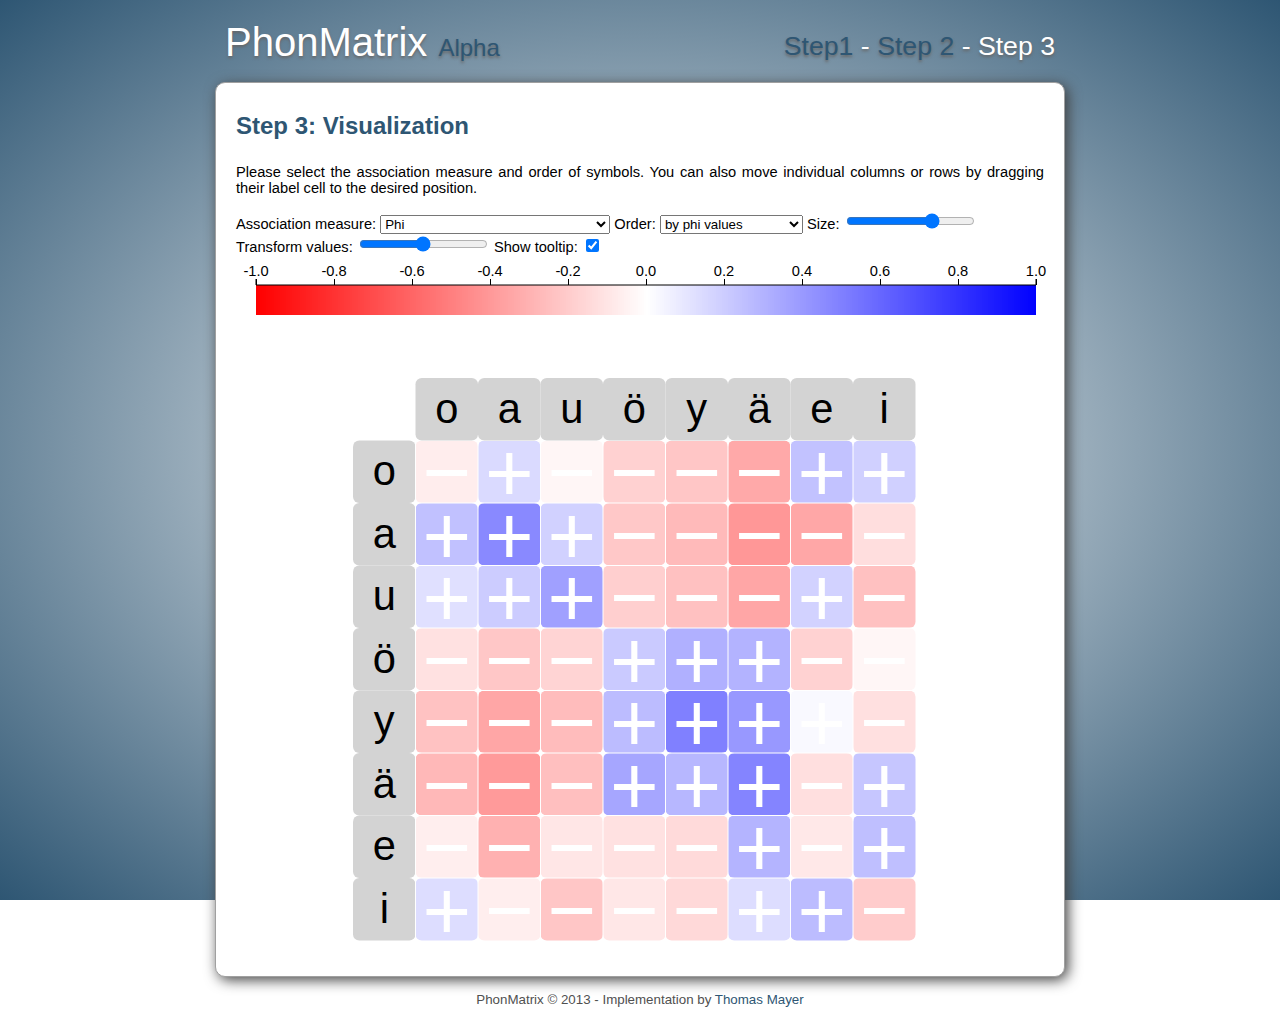
<file: index.html>
<!DOCTYPE html>
<html>
<head>
    <title>PhonMatrix</title>
    <meta http-equiv="content-type" content="text/html; charset=UTF-8">
    <script type="text/javascript" src="static/d3.v2.min.js"></script>

    <link rel="stylesheet" type="text/css" media="all" href="static/style.css" />
       <style>
       #tooltip {
		    position: absolute;
		    height: auto;
		    padding: 10px;
		    background-color: white;
		    -webkit-border-radius: 6px;
		    -moz-border-radius: 6px;
		    border-radius: 6px;
		    -webkit-box-shadow: 4px 4px 4px rgba(0, 0, 0, 0.4);
		    -moz-box-shadow: 4px 4px 4px rgba(0, 0, 0, 0.4);
		    box-shadow: 4px 4px 4px rgba(0, 0, 0, 0.4);
		    pointer-events: none;
		       z-index: 9;
		       opacity: 0.75;
	   }
	   
   		#tooltip.hidden {
   	    	display: none;
   		}
		
		#tooltip p {
		    margin: 0;
		    font-family: sans-serif;
		    font-size: 14px;
	        font-weight: bold;
		    //line-height: 20px;
		}
	   
	   .label{
		   font-family: Helvetica, Verdana, Arial, sans-serif;
	   }
	   .label.active{
		   fill: white;
	   }
       
       .labelBackground {
           fill: lightgray;
       }
       
	   .labelBackground.active {
		   fill:gray;
	   }
       
       line {
         stroke: #fff;
       }
       
       .background {
           fill: none;
       }
       #legend {
           position: relative;
           left: 0px;
           top: 10px;
           text-align: center;
       }
	   #vis {
	       position: relative;
           margin-top: 50px;
	   }
       path.domain {
           fill:none ;
         stroke: #000;
         stroke-width: 1px;
         height: 2px;
       }
       .axis line {
           fill: none;
           stroke: black;
           shape-rendering: crispEdges;
       }
       #toolvalue {
           position: relative;
           top: -5px;
           height: 10px;
           width: 40px;
           text-align: center
       }
       #toolvalue.hidden {
           visibility: hidden;;
       }
	   </style>
</head>
<body>
    
    <div id="container">
    
        <div id="header">
            <span id="logo">PhonMatrix <span id="beta">alpha</span></span>
            <div id="steps"><a href="/">Step1</a> - <a href="/step2">Step 2</a> - Step 3</div>
        </div>
	
    <div id="contents">
        
        <div id="description">
            <h3>Step 3: Visualization</h3>
            <p>Please select the association measure and order of symbols. You can also move individual columns or rows by dragging their label cell to the desired position.</p>
            
        </div>
        
    
    	<!-- control panel -->
    	<div id="control">
    		<label>Association measure: </label><select id="measure">
    		  <option value="phi">Phi</option>
    		  <option value="prob">Probability</option>
    		  <option value="pmi">Pointwise Mutual Information (PMI)</option>
    		</select>
    		Order: <select id="order">
    		  <option value="phi">by phi values</option>
    		  <option value="prob">by probability values</option>
    		  <option value="pmi">by PMI values</option>
    		  <option value="name">alphabetically</option>
    		  <option value="curr">manually</option>
    		</select>
            <label>Size: </label>
    		<input type="range" min="50" max="700" id='slider'>
            <br />
            <label>Transform values: </label>
    		<input type="range" min="50" max="700" id='valslider'>
            <label>Show tooltip: </label>
    		<input type="checkbox" id='toolcheck' name='toolcheck' checked="true">
    	</div>
	
    	<!-- Here is the visualization -->
        <div id="legend"></div>
        <div id="toolvalue" class="hidden">
        	⬆<br>
                <span id="tvalue">100</span>
            
        </div>
    	<div id="vis"></div>
    

	
    	<!-- Tooltip div -->
        <div id="tooltip" class="hidden">
    	<p><span id="value">100</span></p>
        </div>
    
    </div>

    <div id="footer">
        PhonMatrix &copy; 2013 - Implementation by <a href="http://th-mayer.de">Thomas Mayer</a>
    </div>

</div>
	
	
	<script>
    
    var data;
	var w = 500;
	var h = w;
    var x;
    var y;
	var margin = {top: w/10, right: w/40, bottom: w/40, left: w/10 + 100};
	var measure = "phi";
    var orders;
    var matrix;
    var pmi_values = new Array();
    var color = d3.scale.linear().domain([-1,0,1]).range(["red","white","blue"]);
    var default_value = 'phi';
    var order_value = 'phi';
    var n; 
    var stepsNr = 390; // for the legend
    var steps; // for the legend color scale
	var toolc = true; // show tooltip
    
	d3.select("#slider").attr("value",w)
					

		//############### LOAD DATA ####################
        
		d3.json("static/finnish.json",function(data){
			

            
            data.associations.forEach(function(ass){
                pmi_values.push(ass.pmi);
            })            
            if(measure == 'pmi'){
                color.domain([d3.min(pmi_values),0,d3.max(pmi_values)])
            }
            //console.log(pmi_values)
	
			symbols = data.symbols;
			n = symbols.length;
            matrix = [];
		
			symbols.forEach(function(symbol,i){
				symbol.index = i;
				matrix[i] = d3.range(n).map(
                    function(j){return{x: j, y: i, phi: 0, prob: 0, pmi: 0}; });
			});
            
		
			// prob
				data.associations.forEach(function(association){
					matrix[association.first][association.second].prob = association.prob;
					matrix[association.first][association.second].phi = association.phi;
					matrix[association.first][association.second].pmi = association.pmi;
				});
			
			
	
			orders = {
				name: d3.range(n).sort(function(a,b){ 
					return d3.ascending(symbols[a].name, symbols[b].name);
				}),
				phi: d3.range(n).sort(function(a,b){
					return symbols[a].phiOrder - symbols[b].phiOrder;
				}),
				prob: d3.range(n).sort(function(a,b){
					return symbols[a].probOrder - symbols[b].probOrder;
				}),
				pmi: d3.range(n).sort(function(a,b){
					return symbols[a].pmiOrder - symbols[b].pmiOrder;
				}),
                curr: d3.range(n).sort(function(a,b){
                    return d3.ascending(symbols[b].name, symbols[a].name);
                })
			};
            
            init();
            
        });
        
        //############### END: LOAD DATA ####################
        
        //############### FUNCTION INIT ####################
        
    	function init(){

            margin = {top: w/n, right: w/40, bottom: w/40, left: w/n };

            x = d3.scale.ordinal().rangeBands([0,w]);
            y = d3.scale.ordinal().rangeBands([0,w]);
            x.domain(orders[order_value]);
            
            default_value = order_value;

            if(measure == "pmi"){
                color.domain([d3.min(pmi_values),0,d3.max(pmi_values)])
                    .range(["red","white","blue"]);
            
            }
            else if(measure == "prob"){
    			color.domain([0,0.1,0.2,0.3,0.4,0.5,0.6,0.7,0.8,0.9,1])
            		.range(["#fffff6","#f9fee4","#e5fece","#c4feb9","#a7fdb1","#92fec5",
                    "#7dfde6","#69eafc","#52b0fd","#3768f9","#3833fb"]);
            }
            else{
                color.domain([-1,0,1]).range(["red","white","blue"]);
            }
		
		
    		var canvas = d3.select("#vis")
    						.append("svg")
    						.attr("width",w + margin.left + margin.right)
    						.attr("height",w + margin.top + margin.bottom)
    						.append("g")
    						.attr("transform","translate(" + margin.left + "," + margin.top + ")");
		
			
	
			canvas.append("rect")
				.attr("class","background")
				.attr("width",w)
				.attr("height",h)
				.attr("fill","none")
				;
                
            //############### PLOT ROWS ####################
			
			var row = canvas.selectAll(".row")
				.data(matrix)
				.enter().append("g")
				.attr("class","row")
				.attr("transform",function(d,i){ return "translate(0," + x(i) + ")"; })
				.each(row);
                
                row.append("line")
                    .attr("x2", w);
			
			row.append("rect")
			.attr("x",-x.rangeBand())
			.attr("class","labelBackground")
			.attr("width",x.rangeBand())
			.attr("height",x.rangeBand())
			//.attr("fill","lightgray")
		    .attr('rx',x.rangeBand()/10)
		    .attr('ry',x.rangeBand()/10)
			.style("cursor","move")
			;
			
			row.append("text")
			.attr("class","label")
			.attr("x",-x.rangeBand()/2)
			.attr("y",x.rangeBand() / 2)
			.attr("dy",".32em")
			.attr("text-anchor","middle")
			.style("font-size",function(){return x.rangeBand()/2 + "pt";})
			.text(function(d,i){ return symbols[i].name;})
			.attr("pointer-events","none")
			;
            
            //############### END: PLOT ROWS ####################
            
            //############### PLOT COLUMNS ####################
		
			var column = canvas.selectAll(".column")
				.data(matrix)
				.enter().append("g")
				.attr("class","column")
				.attr("transform", function(d,i) { return "translate(" + x(i) + ")rotate(-90)"; })
				;
                
                column.append("line")
                    .attr("x1", -w);
			
			column.append("rect")
				.attr("x",0)
				.attr("class","labelBackground")
				.attr("width",x.rangeBand())
				.attr("height",x.rangeBand())
				//.attr("fill","lightgray")
		    	.attr('rx',x.rangeBand()/10)
		    	.attr('ry',x.rangeBand()/10)
			    .style("cursor","move")
				;
			
			column.append("text")
				.attr("x",x.rangeBand()/2)
				.attr("y",-x.rangeBand()/2)
				.attr("dy",".32em")
				.attr("class","label")
				.style("font-size",function(){return x.rangeBand()/2 + "pt";})
				.attr("text-anchor","middle")
				.attr("transform", function(d,i) { return "translate(0," + 0 + ")rotate(90)";})
				.text(function(d,i){ return symbols[i].name; })
				.attr("pointer-events","none")
				;
                
            //############### END: PLOT COLUMNS ####################
                
            //############### ROW FUNCTION ####################
			
			function row(row){
			
				var cell = d3.select(this).selectAll(".cell")
				//.data(row.filter(function(d){ return d[measure];}))
                .data(row)
				.enter().append("g")
				.attr("class","cell")
				.on("mouseover",mouseover)
				.on("mouseout",mouseout)
				;
			
				cell.append("rect")
				//.attr("class","cell")
				.attr("x",function(d){ return x(d.x);})
				.attr("width", x.rangeBand())
				.attr("height", x.rangeBand())
				.attr("fill",function(d){ return color(d[measure]);})
		    	.attr('rx',x.rangeBand()/10)
		    	.attr('ry',x.rangeBand()/10)
				.style("cursor","pointer")
				;	
			
				cell.append("text")
				.attr("x",function(d){ return x(d.x);})
				//.attr("y",function(d){ return x(d.y);})
				.attr("class","sign")
				.attr("width", x.rangeBand())
				.attr("height", x.rangeBand())
				.attr("text-anchor","middle")
				.attr("dy",x.rangeBand()/2 + 0.47 * x.rangeBand())
				.attr("dx",x.rangeBand()/2)
				.style("font-size",function(){ return 2 * x.rangeBand()/2 + "pt"})
				.attr("fill","white")
				.text(function(d,i){
					if(d.phi < 0){ return "−";}
					else{ return "+";}
				})
				.attr("pointer-events","none")
                ;
			
			}
            
            //############### END: ROW FUNCTION ####################
            
            //############### MOUSEOVER ####################
		
			function mouseover(p){
					//console.log("col: " + p.x);
					//console.log("row: " + p.x,p.y,p.z);
				d3.selectAll(".row .labelBackground").classed("active",function(d,i){ 
					return i == p.y;});
				d3.selectAll(".column .labelBackground").classed("active",function(d,i){ 
					return i == p.x;});
				d3.selectAll(".row .label").classed("active",function(d,i){
					return i == p.y;
				});
				d3.selectAll(".column .label").classed("active",function(d,i){
					return i == p.x;
				});
			

				//var xPosition = parseFloat(d3.select(this).attr("x")) + 80 ;
				//var yPosition = parseFloat(d3.select(this).attr("y")) + 150 ;
		        var xPosition = parseFloat(d3.event.pageX) + 10 ;
				var yPosition = parseFloat(d3.event.pageY) - 40 ;
			
				//Update the tooltip position and value
				d3.select("#tooltip")
					.style("left", xPosition + "px")
					.style("top", yPosition + "px")						
					.select("#value")
					.text( Math.round(p[measure]*1000)/1000);
   
				//Show the tooltip
                if(toolc){
				    d3.select("#tooltip").classed("hidden", false);
                }
                
                var currScale = d3.scale.linear()
                    .domain([-1,1])
                    .range([0,1])
                ;
                if(measure == "prob"){
                    currScale.domain([0,1])
                    .range([0,1]);
                }
                else if(measure == "pmi"){
                    currScale.domain([d3.min(pmi_values),d3.max(pmi_values)])
                    .range([0,1]);
                }
                
                // show value tooltip
                d3.select("#toolvalue")
                    .style('left',(currScale(p[measure]))*stepsNr*2 + "px")
                    .select('#tvalue')
					.text( Math.round(p[measure]*1000)/1000)
                ;
                d3.select('#toolvalue').classed('hidden',false);
			}
            
		
			function mouseout(p){
			
				d3.selectAll(".labelBackground").classed("active",false);
				d3.selectAll(".label").classed("active",false);
				d3.select("#tooltip").classed("hidden", true);
				d3.select("#toolvalue").classed("hidden", true);
			}
            
            //############### END: MOUSEOVER ####################
            
            //############### CHANGE ORDER ####################
						
		    d3.select("#order").on("change", function() {
		      //clearTimeout(timeout);
		      order(this.value,1000,1);
		      //order_value = this.value;

		    });
            //############### END: CHANGE ORDER ####################
            
            
            //############### ORDER ####################
            
		    function order(value,duration,delay) {
              //console.log(order_value, orders[default_value])
              y.domain(orders[default_value])
              //console.log(value,orders[value])
		      x.domain(orders[value]);
		      //console.log("x: " + orders[value]);
              order_value = value

		      var t = canvas.transition().duration(duration);
		      //console.log(t);

		      t.selectAll(".row")
		          .delay(function(d, i) { return delay * x(i) * 4; })
		          .attr("transform", function(d, i) { return "translate(0," + x(i) + ")"; })
		        .selectAll(".cell")
		          .delay(function(d) { return delay * x(d.x) * 4; })
		          //.attr("x", function(d) { return x(d.x); })
                  .attr("transform", function(d, i) { 
                      offset = x(d.x) - y(d.x);
                      //console.log(offset)
                      return "translate(" + offset + ",0)"; })
                  ;

		      t.selectAll(".column")
		          .delay(function(d, i) { return delay * x(i) * 4; })
		          .attr("transform", function(d, i) {  
					  return "translate(" + x(i) + ")rotate(-90)"; 
				  });
		    }
            
            //############### END: ORDER ####################
            
            //############### CHANGE MEASURE ####################
            
            d3.select("#measure").on("change", function() {
              //clearTimeout(timeout);
              measure = this.value;
        	  association_measure(measure);
            });	
            
            //############### END: CHANGE MEASURE ####################
            
            //############### MEASURE ####################
            
            function association_measure(m){
                
              measure = m;

  		      var t = canvas.transition().duration(1000);
              var l = legend.transition().duration(1000);
              
              if(measure == "prob"){

  			  color = d3.scale.linear().domain([0,0.1,0.2,0.3,0.4,0.5,0.6,0.7,0.8,0.9,1])
          		.range(["#fffff6","#f9fee4","#e5fece","#c4feb9","#a7fdb1","#92fec5",
                  "#7dfde6","#69eafc","#52b0fd","#3768f9","#3833fb"]);
              
              
              t.selectAll(".cell rect")
              .attr("fill",function(d){ return color(d.prob)});
              
              l.selectAll('.legcell')
                .attr("fill",function(d){ return color(d);});
                
              
              var xScale = d3.scale.linear()
                  .domain([0,0.5,1])
                  .range([0,stepsNr,stepsNr*2])
              ;
              
              
        
        
              var xAxis = d3.svg.axis()
                  .scale(xScale)
                  .orient('top')
                  ;
                 
                  d3.select('.axis')
                  .transition().duration(1000)
                  .call(xAxis);
                  
                  steps = d3.range(0,1,1/stepsNr);
              
                  d3.selectAll('.legcell')
                  .data(steps)
                  .transition().duration(1000)
                  .attr('fill',function(d,i){
                      return color(d);
                  });
                  
              
              }
              else if(measure == "pmi"){
                  color.domain([d3.min(pmi_values),0,d3.max(pmi_values)])
                    .range(["red","white","blue"]);
                  t.selectAll(".cell rect")
                  .attr("fill",function(d){ return color(d.pmi)});
              
                  l.selectAll('.legcell')
                    .attr("fill",function(d){ return color(d);});
                    
                    var xScale = d3.scale.linear()
                        .domain([d3.min(pmi_values),d3.max(pmi_values)])
                        .range([0,stepsNr*2])
                    ;
        
        
                    var xAxis = d3.svg.axis()
                        .scale(xScale)
                        .orient('top')
                        ;
                 
                        d3.select('.axis')
                        .transition().duration(1000)
                        .call(xAxis);
                  
                        steps = d3.range(d3.min(pmi_values),d3.max(pmi_values),
                        (d3.max(pmi_values)-d3.min(pmi_values))/stepsNr);
              
                        d3.selectAll('.legcell')
                        .data(steps)
                        .transition().duration(1000)
                        .attr('fill',function(d,i){
                            return color(d);
                        });
              }
              else{
                  color.domain([-1,0,1]).range(["red","white","blue"]);
                  t.selectAll(".cell rect")
                  .attr("fill",function(d){ return color(d.phi)});
              
                  l.selectAll('.legcell')
                    .attr("fill",function(d){ console.log(d); return color(d);});
                    
                    var xScale = d3.scale.linear()
                        .domain([-1,0,1])
                        .range([0,stepsNr,stepsNr*2])
                    ;
        
        
                    var xAxis = d3.svg.axis()
                        .scale(xScale)
                        .orient('top')
                        ;
                 
                        d3.select('.axis')
                        .transition().duration(1000)
                        .call(xAxis);
                  
                        steps = d3.range(-1,1,2/stepsNr);
              
                        d3.selectAll('.legcell')
                        .data(steps)
                        .transition().duration(1000)
                        .attr('fill',function(d,i){
                            return color(d);
                        });
              }
              
                
            }
            
            //############### END: MEASURE ####################
            
            //############### DRAG ROWS ####################
            
            var drag1 = d3.behavior.drag()
              .origin(function() { 
                  var t = d3.select(this);
                  return {x: t.attr("x") + d3.transform(t.attr("transform")).translate[0],
                          y: t.attr("y") + d3.transform(t.attr("transform")).translate[1]};
              })
              .on("drag", function(d,i) {
             //this.parentNode.appendChild(this);
     
              currOrder = orders[order_value];
              //console.log(i);
     
     
     
                  d3.select(this).attr("transform", function(d,i){
                      var t = d3.select(this);
                      var pos = d3.event.y;
                      var parHeight = h - (h/n);
                      new_pos = currOrder.indexOf(parseInt(
                          d3.transform(t.attr('transform')).translate[1] / (h/n)
                      ));
             
                      if(d3.event.y > parHeight){
                          pos = parHeight;
                      }
                      else if(d3.event.y < 0){
                          pos = 0;
                      }
                      else{
                          pos = d3.event.y;
                      }
                      return "translate(" + 
                          [ d3.transform(t.attr('transform')).translate[0],pos] + ")"
                  });
                  
                  d3.selectAll(".row").attr("opacity",function(d,i){
                      //console.log(d,i);
                      var t = d3.select(this);
                      new_pos = parseInt((d3.event.y + x.rangeBand()/2)  / (h/n));
                      act_pos = currOrder.indexOf(i);
                      //console.log(act_pos,new_pos);
                      if(new_pos == act_pos){
                          return 0.2;
                      }
                      else{
                          return 1;
                      }
                  });
                  
                  
                  d3.select(this).attr("opacity",1);

         
         
              })
              .on("dragend",function(d,i){
                  currOrder = orders[order_value].slice();;
                  var t = d3.select(this);
                  old_pos = currOrder.indexOf(d[i].y) //currOrder.indexOf(i)
                  var new_pos = parseInt((
                      d3.transform(t.attr('transform')).translate[1] + x.rangeBand()/2) / (h/n));

                  var tmp = currOrder.splice(old_pos,1);

                  currOrder.splice(new_pos,0,tmp[0]);
                  orders.curr = currOrder;
                  order('curr',200,0);
                  
                  var dd = document.getElementById('order');
                  for (var j = 0; j < dd.options.length; j++) {
                      if (dd.options[j].text === 'manually') {
                          dd.selectedIndex = j;
                          break;
                      }
                  }
                  
                  d3.selectAll(".column").attr("opacity",function(d,i){
                      return 1;
                  });
                  d3.selectAll(".row").attr("opacity",function(d,i){
                      return 1;
                  });
              });
              
              //############### END: DRAG ROWS ####################
              
              //############### DRAG COLUMNS ####################
              
              var drag2 = d3.behavior.drag()
                .origin(function() { 
                    var t = d3.select(this);
                    return {x: t.attr("x") + d3.transform(t.attr("transform")).translate[0],
                            y: t.attr("y") + d3.transform(t.attr("transform")).translate[1]};
                })
                .on("drag", function(d,i) {
               //this.parentNode.appendChild(this);
     
                currOrder = orders[order_value];
     
                    d3.selectAll(".column").attr("opacity",function(d,i){
                        //console.log(d,i);
                        var t = d3.select(this);
                        new_pos = parseInt((d3.event.x + x.rangeBand()/2) / (w/n));
                        act_pos = currOrder.indexOf(i);
                        //console.log(act_pos,new_pos);
                        if(new_pos == act_pos){
                            //console.log(act_pos);
                            return 0.2;
                        }
                        else{
                            return 1;
                        }
                    });
                    
                    d3.selectAll(".cell").attr("opacity",function(d,i){
                        //console.log(d,i);
                        var t = d3.select(this);
                        new_pos = parseInt((d3.event.x + x.rangeBand()/2) / (w/n));
                        act_pos = currOrder.indexOf(i % n);
                        //console.log(act_pos,new_pos);
                        if(new_pos == act_pos){
                            //console.log(act_pos);
                            return 0.2;
                        }
                        else{
                            return 1;
                        }
                    });
                    
                    d3.select(this).attr("opacity",1);
                    
                    d3.select(this).attr("transform", function(d,i){
                        var t = d3.select(this);
                        var pos = d3.event.x;
                        var parHeight = w - (w/n);
                        new_pos = currOrder.indexOf(parseInt(
                            d3.transform(t.attr('transform')).translate[0] / (w/n)));
             
                        if(d3.event.x > parHeight){
                            pos = parHeight;
                        }
                        else if(d3.event.x < 0){
                            pos = 0;
                        }
                        else{
                            pos = d3.event.x;
                        }
                        return "translate(" + 
                        [ pos,d3.transform(t.attr('transform')).translate[1]] + ")rotate(-90)"
                    });
                    
         
         
                })
                .on("dragend",function(d,i){
         		   	y.domain(orders[default_value])
                    currOrder = orders[order_value].slice();;
                    var t = d3.select(this);
                    old_pos = currOrder.indexOf(d[i].x) //currOrder.indexOf(i)
                    var new_pos = parseInt((
                        d3.transform(t.attr('transform')).translate[0] + x.rangeBand()/2) / (w/n));
         
                    var tmp = currOrder.splice(old_pos,1);
                    currOrder.splice(new_pos,0,tmp[0]);
                    orders.curr = currOrder;
                    order('curr',200,0);
                  
                    var dd = document.getElementById('order');
                    for (var j = 0; j < dd.options.length; j++) {
                        if (dd.options[j].text === 'manually') {
                            dd.selectedIndex = j;
                            break;
                        }
                    }
                    
                    d3.selectAll(".column").attr("opacity",function(d,i){
                        return 1;
                    });
                    d3.selectAll(".row").attr("opacity",function(d,i){
                        return 1;
                    });
                    d3.selectAll(".cell").attr("opacity",1);
                    
                });
                
                //############### END: DRAG COLUMNS ####################
            
		row.call(drag1);
        column.call(drag2);
        
        //############### LEGEND ####################
        var stepsNr = 390;
        var currScale = d3.scale.linear();
        if(measure == 'pmi'){
            steps = d3.range(d3.min(pmi_values),d3.max(pmi_values),
            (d3.max(pmi_values)-d3.min(pmi_values))/stepsNr);
            var xScale = d3.scale.linear()
            .domain([d3.min(pmi_values),d3.max(pmi_values)])
            .range([0,stepsNr*2])
            ;
            

            currScale.domain([d3.min(pmi_values),d3.max(pmi_values)])
            .range([0,1]);
        }
        else if(measure == 'prob'){
            steps = d3.range(0,1,1/stepsNr);
            var xScale = d3.scale.linear()
            .domain([0,0.5,1])
            .range([0,stepsNr,stepsNr*2])
            ;

            currScale.domain([0,1])
            .range([0,1]);
        }
        else{
            steps = d3.range(-1,1,2/stepsNr);        
            
            var xScale = d3.scale.linear()
            .domain([-1,0,1])
            .range([0,stepsNr,stepsNr*2])
            ;

            currScale.domain([-1,1])
            .range([0,1]);
            
        }
        

        
        
        var xAxis = d3.svg.axis()
            .scale(xScale)
            .orient('top')
            ;
        
        var legend = d3.select("#legend").append("svg")
        .attr("width", stepsNr*2 + 100)
        .attr("height", 60)
        .attr('x',10)
        .attr('y',20);
        
        legend.selectAll('.steps')
        .data(steps)
        .enter().append('rect')
        .attr('class','legcell')
        .attr('x',function(d,i){return currScale(d)*stepsNr*2 + 20;})
        .attr('y',20)
        .attr('width',2)
        .attr('height',30)
        .attr('fill',function(d,i){
            return color(d);
        })
        .style('cursor','pointer')
        .on('mouseover',function(d){
            var currScale = d3.scale.linear()
                .domain([-1,1])
                .range([0,1])
            ;
            if(measure == "prob"){
                currScale.domain([0,1])
                .range([0,1]);
            }
            else if(measure == "pmi"){
                currScale.domain([d3.min(pmi_values),d3.max(pmi_values)])
                .range([0,1]);
            }
            // show value tooltip
            d3.select("#toolvalue")
                //.style('left',(currScale(d))*stepsNr*2 + "px")
                .style('left',currScale(d)*stepsNr*2  + "px")
                .select('#tvalue')
				.text( Math.round(d*1000)/1000)
            ;
            d3.select('#toolvalue').classed('hidden',false);
        })
        .on('mouseout',function(d){
            d3.select('#toolvalue').classed('hidden',true);
        })
        ;
        
        legend.append('g')
        .attr('class','axis')
        .attr('transform',"translate(" + 20 + ",20)")
        .call(xAxis);
        
        
        // tooltip check
        d3.select('#toolcheck').on('change',function(a){
           toolc = this.checked;
        });
 
	
	}
	
    // change matrix size
    d3.select("#slider").on("change", function() {
	     size = parseInt(this.value);
	     h = size;
	     w = size;
	     d3.selectAll("svg").remove(); // delete existing objects
	     init();
    });		
    
					
	</script>
	
</body>
</html>
</file>
<file: static/style.css>
html {
  background: #2e5673; /* Old browsers */
  /* IE9 SVG, needs conditional override of 'filter' to 'none' */
  background: url([data-uri]);
  background: -moz-radial-gradient(center, ellipse cover,  #FFFFFF 0%, #2e5673 100%); /* FF3.6+ */
  background: -webkit-gradient(radial, center center, 0px, center center, 100%, color-stop(0%,#FFFFFF), color-stop(100%,#2e5673)); /* Chrome,Safari4+ */
  background: -webkit-radial-gradient(center, ellipse cover,  #FFFFFF 0%,#2e5673 100%); /* Chrome10+,Safari5.1+ */
  background: -o-radial-gradient(center, ellipse cover,  #FFFFFF 0%,#2e5673 100%); /* Opera 12+ */
  background: -ms-radial-gradient(center, ellipse cover,  #FFFFFF 0%,#2e5673 100%); /* IE10+ */
  background: radial-gradient(center, ellipse cover,  #FFFFFF 0%,#2e5673 100%); /* W3C */
  filter: progid:DXImageTransform.Microsoft.gradient( startColorstr='#FFFFFF', endColorstr='#2e5673',GradientType=1 ); /* IE6-8 fallback on horizontal gradient */
  background-repeat: no-repeat;
  background-attachment: fixed;
  *background-image: none; /* Reset for IE7 to avoid mixed content warnings */
}

body {
  font-family: Arial, Verdana, Helvetica, sans-serif;
}

#container {
  width: 850px;
  margin: 0 auto;
}

#contents {
  background-color: white;
  border: 1px solid #A0A0A0;
  border-radius: 10px;
  margin-top: 20px;
  padding: 20px;
  padding-top: 5px;
  -moz-box-shadow: 3px 3px 14px #404040;
  -webkit-box-shadow: 3px 3px 14px #404040;
  box-shadow: 3px 3px 14px #404040;
  font-family: Arial, Verdana, Helvetica, sans-serif;
  font-size: 11pt;
}

input {
  cursor: pointer;
}


  tr:nth-child(even) {background: #DDD}
  tr:nth-child(odd) {background: #FFF}

.symbolTable {
  width: 100%;
  
}

#header {
    margin-top: 20px;
    margin-left: 10px;
}

#logo {
    color: #FFF;
    font-size: 30pt;
    font-family: Arial, Verdana, Helvetica, sans-serif;
	text-shadow: 0px 2px 3px #666;
}

#upload {
  width: 100px;
  margin: 0 auto;
}

a {
  color: #2e5673;
  text-decoration: none;
}

.notyet {
  color: #C0C0C0;
}

#steps {
  text-align: right;
  position: relative;
  margin-top: -34px;
  font-size: 20pt;
  color: white;
  padding-right: 10px;
  text-shadow: 0px 2px 3px #666;
}

#beta {
  color: #2e5673;
  font-size: 18pt;
  text-transform: capitalize;
}

#footer {
  font-size: 10pt;
  text-align: center;
  color: #505050;
  margin: 15px;
}

#description p{
  text-align: justify;
  font-size: 11pt;
}

h3{
  font-size: 18pt;
  color: #2e5673;
}

#symbolHeader {
    background-color: #606060;
    color: white;
}

#vis {
  text-align: center;
}

.button {
	font-family: Arial, Verdana, Helvetica, sans-serif;
	color: #000;
	text-align:center;
	font-weight:bold;
    font-size: 13pt;
	cursor: pointer;

	
	border: 1px solid rgba(0,0,0,0.5);
	border-bottom: 3px solid rgba(0,0,0,0.5);
	
	-webkit-border-radius: 3px;
	-moz-border-radius: 3px;
	border-radius: 3px;
	
	background: rgba(100,100,100,0.25);

    -o-box-shadow: 
        0 2px 8px rgba(0,0,0,0.5),
        inset 0 1px rgba(255,255,255,0.3),
        inset 0 10px rgba(255,255,255,0.2),
        inset 0 10px 20px rgba(255,255,255,0.25),
        inset 0 -15px 30px rgba(0,0,0,0.3);

    -webkit-box-shadow: 
        0 2px 8px rgba(0,0,0,0.5),
        inset 0 1px rgba(255,255,255,0.3),
        inset 0 10px rgba(255,255,255,0.2),
        inset 0 10px 20px rgba(255,255,255,0.25),
        inset 0 -15px 30px rgba(0,0,0,0.3);

    -moz-box-shadow:
        0 2px 8px rgba(0,0,0,0.5),
        inset 0 1px rgba(255,255,255,0.3),
        inset 0 10px rgba(255,255,255,0.2),
        inset 0 10px 20px rgba(255,255,255,0.25),
        inset 0 -15px 30px rgba(0,0,0,0.3);
	
	box-shadow: 
        0 2px 8px rgba(0,0,0,0.5), /* Exterior Shadow */
        inset 0 1px rgba(255,255,255,0.3), /* Top light Line */
        inset 0 10px rgba(255,255,255,0.2), /* Top Light Shadow */
        inset 0 10px 20px rgba(255,255,255,0.25), /* Sides Light Shadow */
        inset 0 -15px 30px rgba(0,0,0,0.3); /* Dark Background */

	margin: 10px;
	display: inline-block;
	text-decoration: none;
}
</file>
